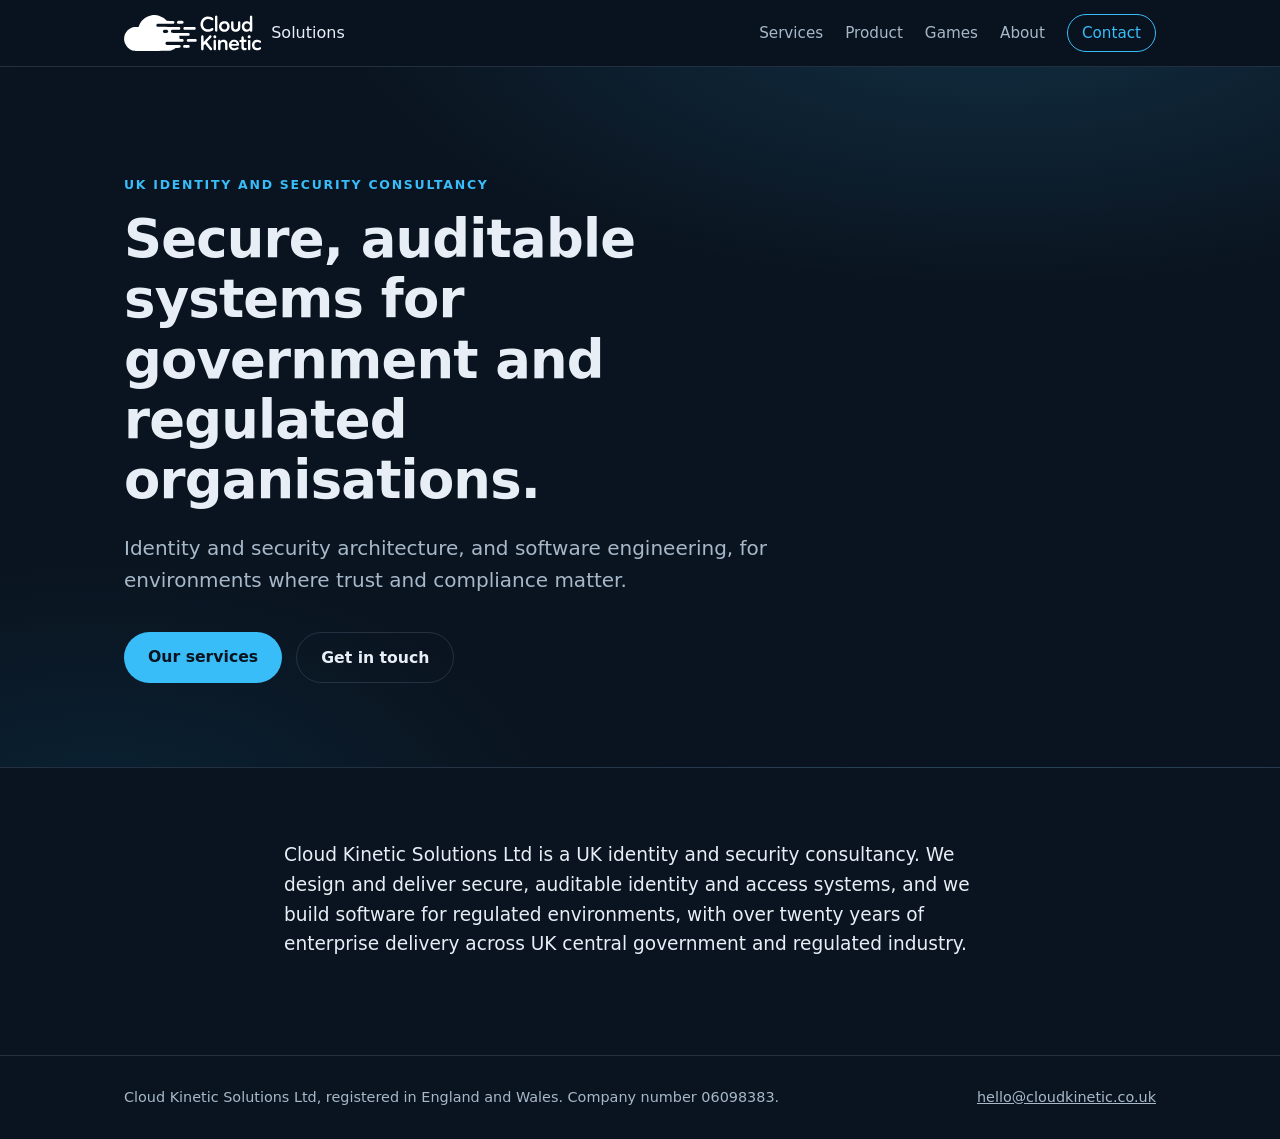
<file: src/index.html>
<!doctype html>
<html lang="en-GB">
  <head>
    <meta charset="utf-8" />
    <meta name="viewport" content="width=device-width, initial-scale=1" />
    <title>Cloud Kinetic Solutions | Identity and security consultancy</title>
    <meta
      name="description"
      content="Cloud Kinetic Solutions Ltd is a UK identity and security consultancy. Secure, auditable identity and access systems, and software for regulated environments."
    />
    <link rel="canonical" href="https://cloudkinetic.co.uk/" />
    <meta property="og:title" content="Cloud Kinetic Solutions" />
    <meta
      property="og:description"
      content="Secure, auditable systems for government and regulated organisations."
    />
    <meta property="og:type" content="website" />
    <meta property="og:url" content="https://cloudkinetic.co.uk/" />
    <link rel="icon" type="image/svg+xml" href="/favicon.svg" />
    <link rel="stylesheet" href="styles.css" />
  </head>
  <body>
    <a class="skip" href="#main">Skip to content</a>

    <header class="site-header">
      <div class="container header-inner">
        <a class="brand" href="/" aria-label="Cloud Kinetic Solutions home">
          <svg class="brand-logo" viewBox="0 0 1639 430" aria-hidden="true" focusable="false"><g transform="translate(0,430) scale(0.1,-0.1)" fill="currentColor"><path d="M3325 4274 c-433 -67 -848 -285 -1132 -594 -193 -211 -320 -425 -414 -698 l-42 -123 -81 8 c-137 14 -372 8 -467 -10 -581 -114 -1030 -562 -1154 -1152 -22 -106 -30 -318 -17 -436 48 -403 290 -794 632 -1020 160 -106 346 -182 536 -219 103 -20 139 -20 2132 -22 1867 -1 2034 0 2119 15 266 50 503 156 684 309 l45 38 220 0 c254 1 297 10 346 71 50 62 50 161 1 220 -55 64 -21 62 -869 64 -751 2 -772 2 -810 22 -22 11 -52 39 -69 62 -59 83 -27 208 65 257 l45 24 940 0 940 0 51 24 c102 48 133 172 63 260 -42 54 -70 61 -258 66 l-174 5 -7 25 c-9 29 -27 164 -36 268 l-7 72 549 0 550 0 44 23 c111 56 131 192 40 278 -21 20 -52 39 -70 43 -18 3 -467 6 -999 6 -916 0 -968 1 -1006 19 -139 63 -148 241 -16 319 l46 27 435 5 c388 4 438 7 467 22 63 35 100 114 87 184 -8 46 -57 102 -109 125 -38 18 -104 19 -1323 19 -1135 0 -1287 2 -1320 15 -73 31 -114 89 -115 165 -1 65 29 118 88 155 l48 30 956 5 c682 4 963 8 981 16 88 40 118 178 56 258 -55 72 -45 71 -491 74 l-400 3 -90 93 c-110 114 -189 179 -321 266 -259 171 -516 271 -807 314 -134 20 -435 20 -562 0z m1818 -1755 c43 -12 101 -59 123 -100 18 -36 18 -122 0 -157 -18 -34 -51 -65 -93 -86 -26 -13 -66 -16 -209 -16 -160 0 -182 2 -221 21 -62 30 -95 78 -101 144 -7 91 46 168 134 195 42 12 322 12 367 -1z M6457 3589 c-53 -12 -84 -36 -112 -84 -48 -82 -22 -182 60 -231 l47 -27 274 1 c267 1 276 1 317 24 79 43 110 153 64 232 -28 50 -64 76 -118 87 -58 11 -483 10 -532 -2z M7183 717 c-72 -15 -123 -84 -123 -167 0 -84 43 -141 124 -165 61 -18 437 -21 517 -4 170 37 197 248 42 325 -34 17 -64 19 -280 19 -133 0 -259 -4 -280 -8z M7207 2865 c-125 -44 -157 -197 -61 -287 16 -15 42 -32 57 -37 19 -7 228 -11 627 -11 682 0 656 -3 710 78 62 93 29 205 -75 253 -37 17 -77 19 -630 18 -474 0 -598 -3 -628 -14z M7580 1417 c-118 -62 -116 -236 4 -300 40 -22 48 -22 488 -25 299 -2 461 1 488 8 52 14 106 62 121 107 15 47 5 126 -21 162 -11 16 -40 39 -63 50 -42 20 -57 21 -509 21 l-465 0 -43 -23z M9940 4110 c-217 -26 -416 -121 -555 -265 -110 -114 -188 -262 -225 -431 -25 -112 -27 -337 -5 -432 42 -176 124 -322 252 -443 110 -105 200 -157 358 -205 85 -27 101 -28 280 -28 169 -1 199 2 270 22 123 36 241 98 308 162 55 54 57 58 57 108 0 94 -52 153 -135 154 -37 1 -57 -7 -113 -44 -104 -70 -114 -75 -193 -99 -60 -19 -97 -23 -199 -24 -113 0 -132 3 -203 29 -151 55 -251 139 -316 266 -55 106 -74 192 -74 325 0 184 41 303 145 419 115 130 247 194 413 203 156 9 292 -33 438 -133 47 -33 57 -36 105 -32 114 10 165 121 101 224 -28 46 -146 124 -247 162 -136 53 -327 78 -462 62z M9291 1852 c-19 -9 -44 -30 -55 -45 -21 -28 -21 -38 -24 -805 -2 -513 0 -789 7 -812 17 -58 61 -93 123 -97 61 -5 110 16 142 60 20 27 21 44 24 265 l3 236 86 93 c47 51 90 93 97 93 7 0 84 -91 172 -202 87 -111 209 -265 271 -343 147 -186 168 -205 236 -205 91 0 157 62 157 146 0 49 -15 73 -152 240 -182 223 -468 586 -468 593 0 9 101 121 235 261 257 267 325 353 325 410 0 43 -38 97 -80 114 -93 37 -130 15 -322 -187 -84 -88 -243 -255 -353 -370 l-200 -209 -5 343 c-6 390 -6 393 -80 423 -52 21 -96 20 -139 -2z M10770 1859 c-65 -27 -100 -85 -100 -164 0 -84 35 -137 112 -170 75 -31 146 -16 199 42 72 78 60 203 -26 269 -30 23 -49 29 -99 31 -33 2 -72 -2 -86 -8z M10770 1317 c-13 -7 -35 -28 -47 -46 l-23 -34 0 -524 c0 -571 -1 -560 57 -599 20 -13 47 -18 91 -19 60 0 65 2 97 36 26 29 35 49 40 90 3 30 5 270 3 534 -3 524 -3 520 -62 559 -30 19 -120 21 -156 3z M10951 4212 c-19 -9 -44 -30 -55 -45 -21 -28 -21 -34 -21 -895 0 -959 -4 -906 65 -946 39 -23 122 -26 159 -7 12 7 31 27 41 44 19 31 20 58 20 902 0 845 -1 871 -20 902 -37 61 -120 81 -189 45z M11794 1335 c-80 -17 -148 -53 -212 -110 l-51 -46 -6 28 c-13 57 -29 86 -59 104 -40 24 -127 25 -167 2 -59 -35 -59 -31 -59 -605 0 -500 1 -524 20 -555 23 -39 46 -51 103 -59 62 -9 128 21 150 69 15 30 17 75 17 339 0 239 3 316 15 362 29 112 100 182 212 211 128 33 254 -28 300 -145 14 -39 18 -96 22 -400 5 -322 8 -359 24 -384 50 -76 183 -72 241 7 20 28 21 40 21 415 0 424 -4 457 -62 565 -91 166 -297 248 -509 202z M11817 3555 c-171 -47 -320 -170 -396 -328 -70 -143 -88 -288 -55 -445 42 -204 191 -378 386 -450 32 -12 98 -27 148 -33 452 -58 792 312 705 767 -26 138 -124 299 -233 386 -47 38 -146 85 -212 103 -69 18 -276 18 -343 0z m331 -290 c66 -36 116 -91 151 -164 23 -50 26 -68 26 -166 0 -104 -2 -114 -32 -176 -62 -126 -165 -189 -308 -189 -171 0 -287 90 -329 256 -41 158 7 311 126 407 60 48 130 68 228 64 71 -2 94 -8 138 -32z M13025 1336 c-123 -27 -216 -78 -303 -164 -76 -75 -113 -134 -153 -240 -30 -81 -32 -96 -33 -217 -1 -112 2 -140 23 -204 48 -147 172 -293 303 -358 121 -61 158 -68 333 -68 179 0 235 12 365 81 96 50 122 81 128 149 4 52 3 56 -31 90 -48 48 -104 49 -196 1 -103 -53 -155 -67 -252 -67 -175 -1 -291 57 -350 176 -53 108 -87 99 396 105 303 4 426 8 441 17 42 24 57 77 51 182 -5 104 -35 199 -81 268 -72 106 -193 199 -305 234 -84 26 -251 34 -336 15z m292 -272 c63 -31 113 -92 134 -164 22 -73 34 -70 -298 -70 -164 0 -304 4 -312 9 -31 20 61 166 133 210 93 58 244 64 343 15z M12874 3546 c-17 -8 -42 -29 -55 -47 l-24 -34 0 -365 c0 -390 3 -423 52 -527 49 -105 169 -208 288 -247 122 -39 323 -36 437 7 128 49 218 128 274 243 48 98 53 150 54 527 0 384 -3 402 -61 432 -40 21 -117 19 -156 -5 -60 -36 -61 -44 -66 -405 -4 -356 -6 -372 -60 -451 -44 -66 -107 -98 -204 -103 -63 -3 -81 0 -127 23 -65 32 -103 78 -127 158 -17 53 -19 96 -19 381 0 287 -2 326 -18 357 -30 61 -116 87 -188 56z M14101 1732 c-69 -35 -76 -54 -79 -236 l-3 -163 -72 -5 c-40 -3 -85 -11 -100 -19 -54 -25 -72 -103 -42 -175 18 -45 63 -64 149 -64 l65 0 3 -362 c3 -351 4 -365 26 -419 30 -76 87 -138 158 -174 56 -29 65 -30 189 -30 120 0 135 2 180 25 87 45 114 147 56 212 l-29 33 -110 0 c-96 0 -113 3 -132 20 -47 42 -50 65 -50 390 l0 305 110 0 c123 0 166 13 194 60 20 35 21 102 0 141 -23 46 -67 59 -194 59 l-110 0 0 163 c0 143 -2 166 -20 194 -37 61 -120 81 -189 45z M15135 4220 c-37 -11 -73 -44 -86 -77 -5 -13 -9 -181 -9 -375 l0 -351 -32 27 c-119 96 -187 120 -343 121 -149 0 -206 -16 -312 -88 -124 -84 -219 -221 -258 -372 -24 -90 -22 -280 4 -378 64 -244 237 -393 492 -427 147 -19 296 25 398 116 27 24 52 44 55 44 3 0 6 -14 6 -31 0 -72 57 -119 143 -119 67 0 111 30 127 88 8 25 10 305 8 887 -3 793 -4 853 -21 878 -35 54 -106 77 -172 57z m-327 -935 c97 -29 193 -130 220 -231 27 -102 10 -240 -43 -329 -79 -135 -255 -192 -411 -134 -74 28 -127 77 -164 153 -91 187 -39 411 118 508 76 47 188 60 280 33z M14860 1850 c-70 -42 -103 -126 -81 -207 36 -134 202 -177 309 -80 31 29 54 112 43 159 -12 50 -40 96 -74 122 -41 31 -150 34 -197 6z M14885 1321 c-11 -5 -31 -21 -45 -36 l-25 -27 -3 -526 c-2 -487 -1 -530 15 -561 27 -53 63 -74 127 -75 64 0 101 21 128 75 16 31 18 78 18 537 0 543 0 542 -54 591 -20 19 -39 25 -84 28 -31 1 -66 -1 -77 -6z M15802 1339 c-126 -21 -277 -101 -358 -190 -184 -203 -214 -550 -68 -790 65 -107 188 -202 326 -251 55 -19 83 -22 213 -22 137 0 157 3 230 28 94 32 180 87 212 135 41 61 26 157 -31 195 -44 28 -101 21 -170 -22 -93 -59 -152 -75 -255 -70 -107 6 -167 32 -233 100 -67 69 -92 151 -86 286 5 116 25 168 93 241 62 66 126 93 237 99 103 5 144 -6 237 -67 49 -31 74 -41 106 -41 98 0 157 112 105 198 -29 47 -65 76 -145 117 -116 58 -267 78 -413 54z"/></g></svg><span class="brand-tag">Solutions</span>
        </a>
        <nav class="site-nav" aria-label="Primary">
          <a href="/services.html">Services</a>
          <a href="/product.html">Product</a>
          <a href="/rockfall/">Games</a>
          <a href="/about.html">About</a>
          <a class="nav-cta" href="/contact.html">Contact</a>
        </nav>
      </div>
    </header>

    <main id="main" class="page-main">
      <section class="hero" id="top">
        <div class="container">
          <p class="kicker">UK identity and security consultancy</p>
          <h1>Secure, auditable systems for government and regulated organisations.</h1>
          <p class="hero-sub">
            Identity and security architecture, and software engineering, for environments where
            trust and compliance matter.
          </p>
          <div class="hero-actions">
            <a class="button primary" href="/services.html">Our services</a>
            <a class="button ghost" href="/contact.html">Get in touch</a>
          </div>
        </div>
      </section>

      <section class="intro home-intro">
        <div class="container narrow">
          <p>
            Cloud Kinetic Solutions Ltd is a UK identity and security consultancy. We design and
            deliver secure, auditable identity and access systems, and we build software for
            regulated environments, with over twenty years of enterprise delivery across UK central
            government and regulated industry.
          </p>
        </div>
      </section>
    </main>

    <footer class="site-footer">
      <div class="container footer-inner">
        <p>
          Cloud Kinetic Solutions Ltd, registered in England and Wales. Company number
          06098383.
        </p>
        <p>
          <a href="mailto:hello@cloudkinetic.co.uk">hello@cloudkinetic.co.uk</a>
        </p>
      </div>
    </footer>
  </body>
</html>
</file>
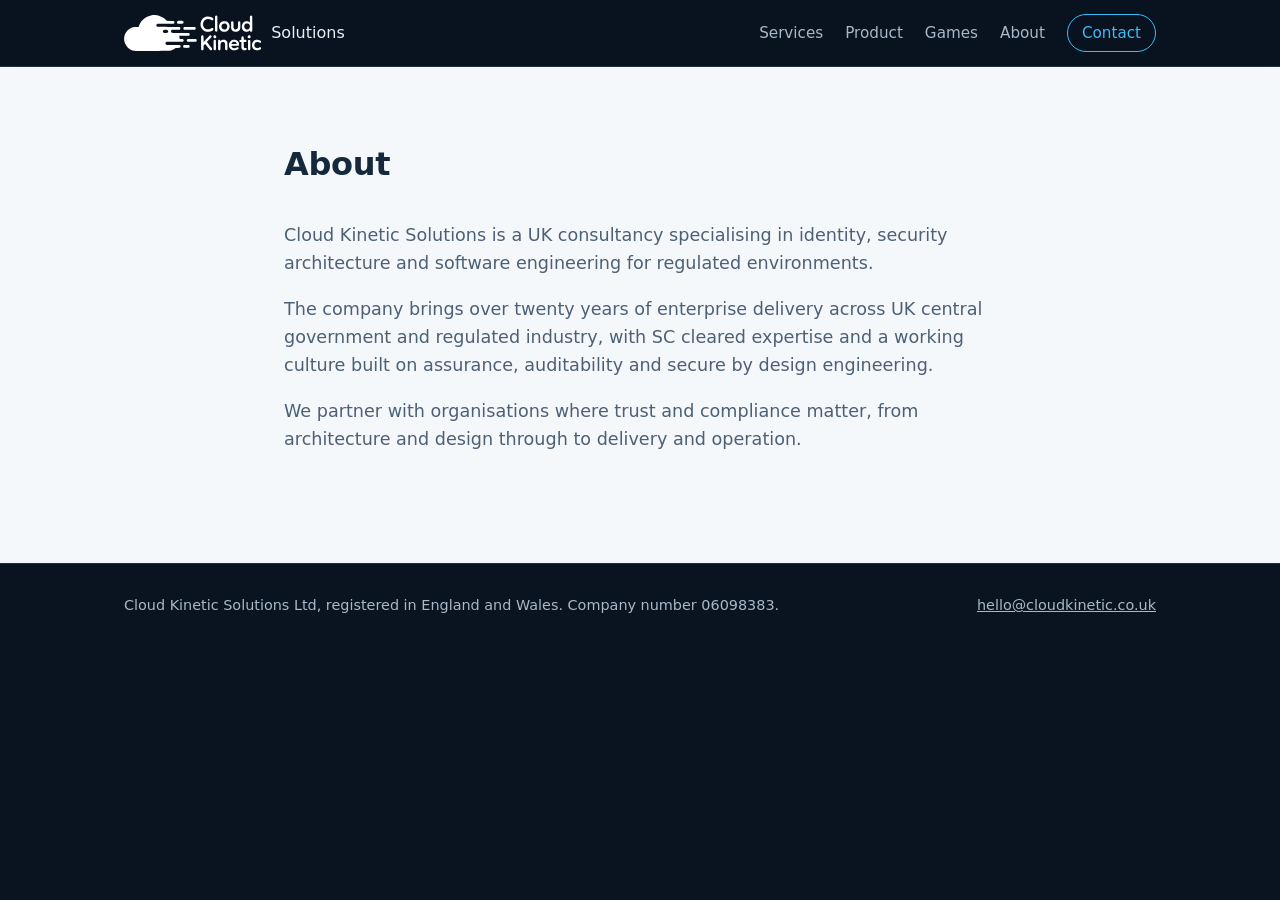
<file: src/about.html>
<!doctype html>
<html lang="en-GB">
  <head>
    <meta charset="utf-8" />
    <meta name="viewport" content="width=device-width, initial-scale=1" />
    <title>About | Cloud Kinetic Solutions</title>
    <meta
      name="description"
      content="A UK identity and security consultancy delivering across UK government and regulated enterprise."
    />
    <link rel="canonical" href="https://cloudkinetic.co.uk/about.html" />
    <meta property="og:title" content="Cloud Kinetic Solutions" />
    <meta
      property="og:description"
      content="Secure, auditable systems for government and regulated organisations."
    />
    <meta property="og:type" content="website" />
    <meta property="og:url" content="https://cloudkinetic.co.uk/" />
    <link rel="icon" type="image/svg+xml" href="/favicon.svg" />
    <link rel="stylesheet" href="styles.css" />
  </head>
  <body>
    <a class="skip" href="#main">Skip to content</a>

    <header class="site-header">
      <div class="container header-inner">
        <a class="brand" href="/" aria-label="Cloud Kinetic Solutions home">
          <svg class="brand-logo" viewBox="0 0 1639 430" aria-hidden="true" focusable="false"><g transform="translate(0,430) scale(0.1,-0.1)" fill="currentColor"><path d="M3325 4274 c-433 -67 -848 -285 -1132 -594 -193 -211 -320 -425 -414 -698 l-42 -123 -81 8 c-137 14 -372 8 -467 -10 -581 -114 -1030 -562 -1154 -1152 -22 -106 -30 -318 -17 -436 48 -403 290 -794 632 -1020 160 -106 346 -182 536 -219 103 -20 139 -20 2132 -22 1867 -1 2034 0 2119 15 266 50 503 156 684 309 l45 38 220 0 c254 1 297 10 346 71 50 62 50 161 1 220 -55 64 -21 62 -869 64 -751 2 -772 2 -810 22 -22 11 -52 39 -69 62 -59 83 -27 208 65 257 l45 24 940 0 940 0 51 24 c102 48 133 172 63 260 -42 54 -70 61 -258 66 l-174 5 -7 25 c-9 29 -27 164 -36 268 l-7 72 549 0 550 0 44 23 c111 56 131 192 40 278 -21 20 -52 39 -70 43 -18 3 -467 6 -999 6 -916 0 -968 1 -1006 19 -139 63 -148 241 -16 319 l46 27 435 5 c388 4 438 7 467 22 63 35 100 114 87 184 -8 46 -57 102 -109 125 -38 18 -104 19 -1323 19 -1135 0 -1287 2 -1320 15 -73 31 -114 89 -115 165 -1 65 29 118 88 155 l48 30 956 5 c682 4 963 8 981 16 88 40 118 178 56 258 -55 72 -45 71 -491 74 l-400 3 -90 93 c-110 114 -189 179 -321 266 -259 171 -516 271 -807 314 -134 20 -435 20 -562 0z m1818 -1755 c43 -12 101 -59 123 -100 18 -36 18 -122 0 -157 -18 -34 -51 -65 -93 -86 -26 -13 -66 -16 -209 -16 -160 0 -182 2 -221 21 -62 30 -95 78 -101 144 -7 91 46 168 134 195 42 12 322 12 367 -1z M6457 3589 c-53 -12 -84 -36 -112 -84 -48 -82 -22 -182 60 -231 l47 -27 274 1 c267 1 276 1 317 24 79 43 110 153 64 232 -28 50 -64 76 -118 87 -58 11 -483 10 -532 -2z M7183 717 c-72 -15 -123 -84 -123 -167 0 -84 43 -141 124 -165 61 -18 437 -21 517 -4 170 37 197 248 42 325 -34 17 -64 19 -280 19 -133 0 -259 -4 -280 -8z M7207 2865 c-125 -44 -157 -197 -61 -287 16 -15 42 -32 57 -37 19 -7 228 -11 627 -11 682 0 656 -3 710 78 62 93 29 205 -75 253 -37 17 -77 19 -630 18 -474 0 -598 -3 -628 -14z M7580 1417 c-118 -62 -116 -236 4 -300 40 -22 48 -22 488 -25 299 -2 461 1 488 8 52 14 106 62 121 107 15 47 5 126 -21 162 -11 16 -40 39 -63 50 -42 20 -57 21 -509 21 l-465 0 -43 -23z M9940 4110 c-217 -26 -416 -121 -555 -265 -110 -114 -188 -262 -225 -431 -25 -112 -27 -337 -5 -432 42 -176 124 -322 252 -443 110 -105 200 -157 358 -205 85 -27 101 -28 280 -28 169 -1 199 2 270 22 123 36 241 98 308 162 55 54 57 58 57 108 0 94 -52 153 -135 154 -37 1 -57 -7 -113 -44 -104 -70 -114 -75 -193 -99 -60 -19 -97 -23 -199 -24 -113 0 -132 3 -203 29 -151 55 -251 139 -316 266 -55 106 -74 192 -74 325 0 184 41 303 145 419 115 130 247 194 413 203 156 9 292 -33 438 -133 47 -33 57 -36 105 -32 114 10 165 121 101 224 -28 46 -146 124 -247 162 -136 53 -327 78 -462 62z M9291 1852 c-19 -9 -44 -30 -55 -45 -21 -28 -21 -38 -24 -805 -2 -513 0 -789 7 -812 17 -58 61 -93 123 -97 61 -5 110 16 142 60 20 27 21 44 24 265 l3 236 86 93 c47 51 90 93 97 93 7 0 84 -91 172 -202 87 -111 209 -265 271 -343 147 -186 168 -205 236 -205 91 0 157 62 157 146 0 49 -15 73 -152 240 -182 223 -468 586 -468 593 0 9 101 121 235 261 257 267 325 353 325 410 0 43 -38 97 -80 114 -93 37 -130 15 -322 -187 -84 -88 -243 -255 -353 -370 l-200 -209 -5 343 c-6 390 -6 393 -80 423 -52 21 -96 20 -139 -2z M10770 1859 c-65 -27 -100 -85 -100 -164 0 -84 35 -137 112 -170 75 -31 146 -16 199 42 72 78 60 203 -26 269 -30 23 -49 29 -99 31 -33 2 -72 -2 -86 -8z M10770 1317 c-13 -7 -35 -28 -47 -46 l-23 -34 0 -524 c0 -571 -1 -560 57 -599 20 -13 47 -18 91 -19 60 0 65 2 97 36 26 29 35 49 40 90 3 30 5 270 3 534 -3 524 -3 520 -62 559 -30 19 -120 21 -156 3z M10951 4212 c-19 -9 -44 -30 -55 -45 -21 -28 -21 -34 -21 -895 0 -959 -4 -906 65 -946 39 -23 122 -26 159 -7 12 7 31 27 41 44 19 31 20 58 20 902 0 845 -1 871 -20 902 -37 61 -120 81 -189 45z M11794 1335 c-80 -17 -148 -53 -212 -110 l-51 -46 -6 28 c-13 57 -29 86 -59 104 -40 24 -127 25 -167 2 -59 -35 -59 -31 -59 -605 0 -500 1 -524 20 -555 23 -39 46 -51 103 -59 62 -9 128 21 150 69 15 30 17 75 17 339 0 239 3 316 15 362 29 112 100 182 212 211 128 33 254 -28 300 -145 14 -39 18 -96 22 -400 5 -322 8 -359 24 -384 50 -76 183 -72 241 7 20 28 21 40 21 415 0 424 -4 457 -62 565 -91 166 -297 248 -509 202z M11817 3555 c-171 -47 -320 -170 -396 -328 -70 -143 -88 -288 -55 -445 42 -204 191 -378 386 -450 32 -12 98 -27 148 -33 452 -58 792 312 705 767 -26 138 -124 299 -233 386 -47 38 -146 85 -212 103 -69 18 -276 18 -343 0z m331 -290 c66 -36 116 -91 151 -164 23 -50 26 -68 26 -166 0 -104 -2 -114 -32 -176 -62 -126 -165 -189 -308 -189 -171 0 -287 90 -329 256 -41 158 7 311 126 407 60 48 130 68 228 64 71 -2 94 -8 138 -32z M13025 1336 c-123 -27 -216 -78 -303 -164 -76 -75 -113 -134 -153 -240 -30 -81 -32 -96 -33 -217 -1 -112 2 -140 23 -204 48 -147 172 -293 303 -358 121 -61 158 -68 333 -68 179 0 235 12 365 81 96 50 122 81 128 149 4 52 3 56 -31 90 -48 48 -104 49 -196 1 -103 -53 -155 -67 -252 -67 -175 -1 -291 57 -350 176 -53 108 -87 99 396 105 303 4 426 8 441 17 42 24 57 77 51 182 -5 104 -35 199 -81 268 -72 106 -193 199 -305 234 -84 26 -251 34 -336 15z m292 -272 c63 -31 113 -92 134 -164 22 -73 34 -70 -298 -70 -164 0 -304 4 -312 9 -31 20 61 166 133 210 93 58 244 64 343 15z M12874 3546 c-17 -8 -42 -29 -55 -47 l-24 -34 0 -365 c0 -390 3 -423 52 -527 49 -105 169 -208 288 -247 122 -39 323 -36 437 7 128 49 218 128 274 243 48 98 53 150 54 527 0 384 -3 402 -61 432 -40 21 -117 19 -156 -5 -60 -36 -61 -44 -66 -405 -4 -356 -6 -372 -60 -451 -44 -66 -107 -98 -204 -103 -63 -3 -81 0 -127 23 -65 32 -103 78 -127 158 -17 53 -19 96 -19 381 0 287 -2 326 -18 357 -30 61 -116 87 -188 56z M14101 1732 c-69 -35 -76 -54 -79 -236 l-3 -163 -72 -5 c-40 -3 -85 -11 -100 -19 -54 -25 -72 -103 -42 -175 18 -45 63 -64 149 -64 l65 0 3 -362 c3 -351 4 -365 26 -419 30 -76 87 -138 158 -174 56 -29 65 -30 189 -30 120 0 135 2 180 25 87 45 114 147 56 212 l-29 33 -110 0 c-96 0 -113 3 -132 20 -47 42 -50 65 -50 390 l0 305 110 0 c123 0 166 13 194 60 20 35 21 102 0 141 -23 46 -67 59 -194 59 l-110 0 0 163 c0 143 -2 166 -20 194 -37 61 -120 81 -189 45z M15135 4220 c-37 -11 -73 -44 -86 -77 -5 -13 -9 -181 -9 -375 l0 -351 -32 27 c-119 96 -187 120 -343 121 -149 0 -206 -16 -312 -88 -124 -84 -219 -221 -258 -372 -24 -90 -22 -280 4 -378 64 -244 237 -393 492 -427 147 -19 296 25 398 116 27 24 52 44 55 44 3 0 6 -14 6 -31 0 -72 57 -119 143 -119 67 0 111 30 127 88 8 25 10 305 8 887 -3 793 -4 853 -21 878 -35 54 -106 77 -172 57z m-327 -935 c97 -29 193 -130 220 -231 27 -102 10 -240 -43 -329 -79 -135 -255 -192 -411 -134 -74 28 -127 77 -164 153 -91 187 -39 411 118 508 76 47 188 60 280 33z M14860 1850 c-70 -42 -103 -126 -81 -207 36 -134 202 -177 309 -80 31 29 54 112 43 159 -12 50 -40 96 -74 122 -41 31 -150 34 -197 6z M14885 1321 c-11 -5 -31 -21 -45 -36 l-25 -27 -3 -526 c-2 -487 -1 -530 15 -561 27 -53 63 -74 127 -75 64 0 101 21 128 75 16 31 18 78 18 537 0 543 0 542 -54 591 -20 19 -39 25 -84 28 -31 1 -66 -1 -77 -6z M15802 1339 c-126 -21 -277 -101 -358 -190 -184 -203 -214 -550 -68 -790 65 -107 188 -202 326 -251 55 -19 83 -22 213 -22 137 0 157 3 230 28 94 32 180 87 212 135 41 61 26 157 -31 195 -44 28 -101 21 -170 -22 -93 -59 -152 -75 -255 -70 -107 6 -167 32 -233 100 -67 69 -92 151 -86 286 5 116 25 168 93 241 62 66 126 93 237 99 103 5 144 -6 237 -67 49 -31 74 -41 106 -41 98 0 157 112 105 198 -29 47 -65 76 -145 117 -116 58 -267 78 -413 54z"/></g></svg><span class="brand-tag">Solutions</span>
        </a>
        <nav class="site-nav" aria-label="Primary">
          <a href="/services.html">Services</a>
          <a href="/product.html">Product</a>
          <a href="/rockfall/">Games</a>
          <a href="/about.html" aria-current="page">About</a>
          <a class="nav-cta" href="/contact.html">Contact</a>
        </nav>
      </div>
    </header>

    <main id="main" class="page-main">
      <section class="about page-first page-paper">
        <div class="container narrow">
          <h2>About</h2>
          <p>
            Cloud Kinetic Solutions is a UK consultancy specialising in identity, security
            architecture and software engineering for regulated environments.
          </p>

          <p>
            The company brings over twenty years of enterprise delivery across UK central
            government and regulated industry, with SC cleared expertise and a working culture
            built on assurance, auditability and secure by design engineering.
          </p>

          <p>
            We partner with organisations where trust and compliance matter, from architecture
            and design through to delivery and operation.
          </p>
        </div>
      </section>
    </main>

    <footer class="site-footer">
      <div class="container footer-inner">
        <p>
          Cloud Kinetic Solutions Ltd, registered in England and Wales. Company number
          06098383.
        </p>
        <p>
          <a href="mailto:hello@cloudkinetic.co.uk">hello@cloudkinetic.co.uk</a>
        </p>
      </div>
    </footer>
  </body>
</html>
</file>
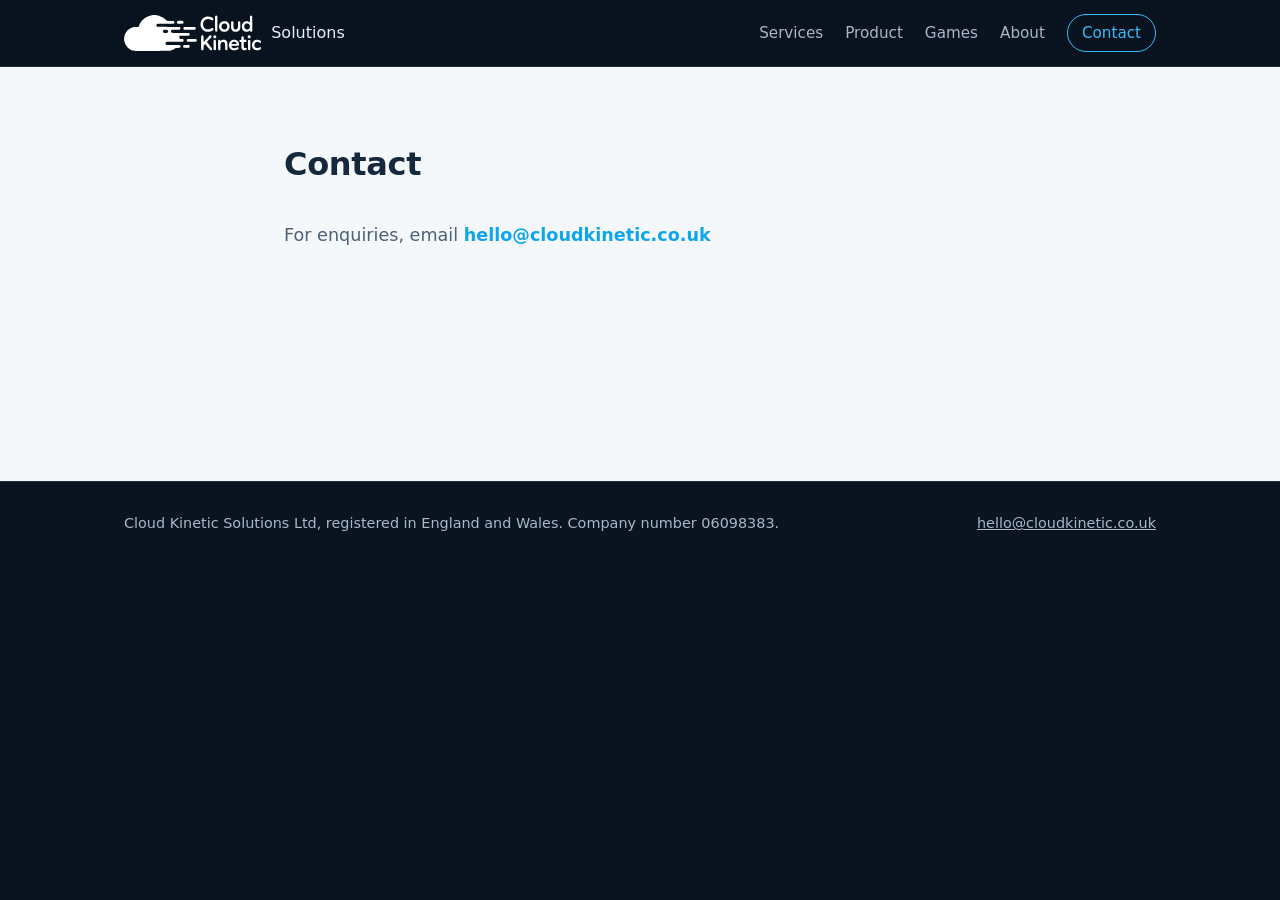
<file: src/contact.html>
<!doctype html>
<html lang="en-GB">
  <head>
    <meta charset="utf-8" />
    <meta name="viewport" content="width=device-width, initial-scale=1" />
    <title>Contact | Cloud Kinetic Solutions</title>
    <meta
      name="description"
      content="Contact Cloud Kinetic Solutions Ltd at hello@cloudkinetic.co.uk."
    />
    <link rel="canonical" href="https://cloudkinetic.co.uk/contact.html" />
    <meta property="og:title" content="Cloud Kinetic Solutions" />
    <meta
      property="og:description"
      content="Secure, auditable systems for government and regulated organisations."
    />
    <meta property="og:type" content="website" />
    <meta property="og:url" content="https://cloudkinetic.co.uk/" />
    <link rel="icon" type="image/svg+xml" href="/favicon.svg" />
    <link rel="stylesheet" href="styles.css" />
  </head>
  <body>
    <a class="skip" href="#main">Skip to content</a>

    <header class="site-header">
      <div class="container header-inner">
        <a class="brand" href="/" aria-label="Cloud Kinetic Solutions home">
          <svg class="brand-logo" viewBox="0 0 1639 430" aria-hidden="true" focusable="false"><g transform="translate(0,430) scale(0.1,-0.1)" fill="currentColor"><path d="M3325 4274 c-433 -67 -848 -285 -1132 -594 -193 -211 -320 -425 -414 -698 l-42 -123 -81 8 c-137 14 -372 8 -467 -10 -581 -114 -1030 -562 -1154 -1152 -22 -106 -30 -318 -17 -436 48 -403 290 -794 632 -1020 160 -106 346 -182 536 -219 103 -20 139 -20 2132 -22 1867 -1 2034 0 2119 15 266 50 503 156 684 309 l45 38 220 0 c254 1 297 10 346 71 50 62 50 161 1 220 -55 64 -21 62 -869 64 -751 2 -772 2 -810 22 -22 11 -52 39 -69 62 -59 83 -27 208 65 257 l45 24 940 0 940 0 51 24 c102 48 133 172 63 260 -42 54 -70 61 -258 66 l-174 5 -7 25 c-9 29 -27 164 -36 268 l-7 72 549 0 550 0 44 23 c111 56 131 192 40 278 -21 20 -52 39 -70 43 -18 3 -467 6 -999 6 -916 0 -968 1 -1006 19 -139 63 -148 241 -16 319 l46 27 435 5 c388 4 438 7 467 22 63 35 100 114 87 184 -8 46 -57 102 -109 125 -38 18 -104 19 -1323 19 -1135 0 -1287 2 -1320 15 -73 31 -114 89 -115 165 -1 65 29 118 88 155 l48 30 956 5 c682 4 963 8 981 16 88 40 118 178 56 258 -55 72 -45 71 -491 74 l-400 3 -90 93 c-110 114 -189 179 -321 266 -259 171 -516 271 -807 314 -134 20 -435 20 -562 0z m1818 -1755 c43 -12 101 -59 123 -100 18 -36 18 -122 0 -157 -18 -34 -51 -65 -93 -86 -26 -13 -66 -16 -209 -16 -160 0 -182 2 -221 21 -62 30 -95 78 -101 144 -7 91 46 168 134 195 42 12 322 12 367 -1z M6457 3589 c-53 -12 -84 -36 -112 -84 -48 -82 -22 -182 60 -231 l47 -27 274 1 c267 1 276 1 317 24 79 43 110 153 64 232 -28 50 -64 76 -118 87 -58 11 -483 10 -532 -2z M7183 717 c-72 -15 -123 -84 -123 -167 0 -84 43 -141 124 -165 61 -18 437 -21 517 -4 170 37 197 248 42 325 -34 17 -64 19 -280 19 -133 0 -259 -4 -280 -8z M7207 2865 c-125 -44 -157 -197 -61 -287 16 -15 42 -32 57 -37 19 -7 228 -11 627 -11 682 0 656 -3 710 78 62 93 29 205 -75 253 -37 17 -77 19 -630 18 -474 0 -598 -3 -628 -14z M7580 1417 c-118 -62 -116 -236 4 -300 40 -22 48 -22 488 -25 299 -2 461 1 488 8 52 14 106 62 121 107 15 47 5 126 -21 162 -11 16 -40 39 -63 50 -42 20 -57 21 -509 21 l-465 0 -43 -23z M9940 4110 c-217 -26 -416 -121 -555 -265 -110 -114 -188 -262 -225 -431 -25 -112 -27 -337 -5 -432 42 -176 124 -322 252 -443 110 -105 200 -157 358 -205 85 -27 101 -28 280 -28 169 -1 199 2 270 22 123 36 241 98 308 162 55 54 57 58 57 108 0 94 -52 153 -135 154 -37 1 -57 -7 -113 -44 -104 -70 -114 -75 -193 -99 -60 -19 -97 -23 -199 -24 -113 0 -132 3 -203 29 -151 55 -251 139 -316 266 -55 106 -74 192 -74 325 0 184 41 303 145 419 115 130 247 194 413 203 156 9 292 -33 438 -133 47 -33 57 -36 105 -32 114 10 165 121 101 224 -28 46 -146 124 -247 162 -136 53 -327 78 -462 62z M9291 1852 c-19 -9 -44 -30 -55 -45 -21 -28 -21 -38 -24 -805 -2 -513 0 -789 7 -812 17 -58 61 -93 123 -97 61 -5 110 16 142 60 20 27 21 44 24 265 l3 236 86 93 c47 51 90 93 97 93 7 0 84 -91 172 -202 87 -111 209 -265 271 -343 147 -186 168 -205 236 -205 91 0 157 62 157 146 0 49 -15 73 -152 240 -182 223 -468 586 -468 593 0 9 101 121 235 261 257 267 325 353 325 410 0 43 -38 97 -80 114 -93 37 -130 15 -322 -187 -84 -88 -243 -255 -353 -370 l-200 -209 -5 343 c-6 390 -6 393 -80 423 -52 21 -96 20 -139 -2z M10770 1859 c-65 -27 -100 -85 -100 -164 0 -84 35 -137 112 -170 75 -31 146 -16 199 42 72 78 60 203 -26 269 -30 23 -49 29 -99 31 -33 2 -72 -2 -86 -8z M10770 1317 c-13 -7 -35 -28 -47 -46 l-23 -34 0 -524 c0 -571 -1 -560 57 -599 20 -13 47 -18 91 -19 60 0 65 2 97 36 26 29 35 49 40 90 3 30 5 270 3 534 -3 524 -3 520 -62 559 -30 19 -120 21 -156 3z M10951 4212 c-19 -9 -44 -30 -55 -45 -21 -28 -21 -34 -21 -895 0 -959 -4 -906 65 -946 39 -23 122 -26 159 -7 12 7 31 27 41 44 19 31 20 58 20 902 0 845 -1 871 -20 902 -37 61 -120 81 -189 45z M11794 1335 c-80 -17 -148 -53 -212 -110 l-51 -46 -6 28 c-13 57 -29 86 -59 104 -40 24 -127 25 -167 2 -59 -35 -59 -31 -59 -605 0 -500 1 -524 20 -555 23 -39 46 -51 103 -59 62 -9 128 21 150 69 15 30 17 75 17 339 0 239 3 316 15 362 29 112 100 182 212 211 128 33 254 -28 300 -145 14 -39 18 -96 22 -400 5 -322 8 -359 24 -384 50 -76 183 -72 241 7 20 28 21 40 21 415 0 424 -4 457 -62 565 -91 166 -297 248 -509 202z M11817 3555 c-171 -47 -320 -170 -396 -328 -70 -143 -88 -288 -55 -445 42 -204 191 -378 386 -450 32 -12 98 -27 148 -33 452 -58 792 312 705 767 -26 138 -124 299 -233 386 -47 38 -146 85 -212 103 -69 18 -276 18 -343 0z m331 -290 c66 -36 116 -91 151 -164 23 -50 26 -68 26 -166 0 -104 -2 -114 -32 -176 -62 -126 -165 -189 -308 -189 -171 0 -287 90 -329 256 -41 158 7 311 126 407 60 48 130 68 228 64 71 -2 94 -8 138 -32z M13025 1336 c-123 -27 -216 -78 -303 -164 -76 -75 -113 -134 -153 -240 -30 -81 -32 -96 -33 -217 -1 -112 2 -140 23 -204 48 -147 172 -293 303 -358 121 -61 158 -68 333 -68 179 0 235 12 365 81 96 50 122 81 128 149 4 52 3 56 -31 90 -48 48 -104 49 -196 1 -103 -53 -155 -67 -252 -67 -175 -1 -291 57 -350 176 -53 108 -87 99 396 105 303 4 426 8 441 17 42 24 57 77 51 182 -5 104 -35 199 -81 268 -72 106 -193 199 -305 234 -84 26 -251 34 -336 15z m292 -272 c63 -31 113 -92 134 -164 22 -73 34 -70 -298 -70 -164 0 -304 4 -312 9 -31 20 61 166 133 210 93 58 244 64 343 15z M12874 3546 c-17 -8 -42 -29 -55 -47 l-24 -34 0 -365 c0 -390 3 -423 52 -527 49 -105 169 -208 288 -247 122 -39 323 -36 437 7 128 49 218 128 274 243 48 98 53 150 54 527 0 384 -3 402 -61 432 -40 21 -117 19 -156 -5 -60 -36 -61 -44 -66 -405 -4 -356 -6 -372 -60 -451 -44 -66 -107 -98 -204 -103 -63 -3 -81 0 -127 23 -65 32 -103 78 -127 158 -17 53 -19 96 -19 381 0 287 -2 326 -18 357 -30 61 -116 87 -188 56z M14101 1732 c-69 -35 -76 -54 -79 -236 l-3 -163 -72 -5 c-40 -3 -85 -11 -100 -19 -54 -25 -72 -103 -42 -175 18 -45 63 -64 149 -64 l65 0 3 -362 c3 -351 4 -365 26 -419 30 -76 87 -138 158 -174 56 -29 65 -30 189 -30 120 0 135 2 180 25 87 45 114 147 56 212 l-29 33 -110 0 c-96 0 -113 3 -132 20 -47 42 -50 65 -50 390 l0 305 110 0 c123 0 166 13 194 60 20 35 21 102 0 141 -23 46 -67 59 -194 59 l-110 0 0 163 c0 143 -2 166 -20 194 -37 61 -120 81 -189 45z M15135 4220 c-37 -11 -73 -44 -86 -77 -5 -13 -9 -181 -9 -375 l0 -351 -32 27 c-119 96 -187 120 -343 121 -149 0 -206 -16 -312 -88 -124 -84 -219 -221 -258 -372 -24 -90 -22 -280 4 -378 64 -244 237 -393 492 -427 147 -19 296 25 398 116 27 24 52 44 55 44 3 0 6 -14 6 -31 0 -72 57 -119 143 -119 67 0 111 30 127 88 8 25 10 305 8 887 -3 793 -4 853 -21 878 -35 54 -106 77 -172 57z m-327 -935 c97 -29 193 -130 220 -231 27 -102 10 -240 -43 -329 -79 -135 -255 -192 -411 -134 -74 28 -127 77 -164 153 -91 187 -39 411 118 508 76 47 188 60 280 33z M14860 1850 c-70 -42 -103 -126 -81 -207 36 -134 202 -177 309 -80 31 29 54 112 43 159 -12 50 -40 96 -74 122 -41 31 -150 34 -197 6z M14885 1321 c-11 -5 -31 -21 -45 -36 l-25 -27 -3 -526 c-2 -487 -1 -530 15 -561 27 -53 63 -74 127 -75 64 0 101 21 128 75 16 31 18 78 18 537 0 543 0 542 -54 591 -20 19 -39 25 -84 28 -31 1 -66 -1 -77 -6z M15802 1339 c-126 -21 -277 -101 -358 -190 -184 -203 -214 -550 -68 -790 65 -107 188 -202 326 -251 55 -19 83 -22 213 -22 137 0 157 3 230 28 94 32 180 87 212 135 41 61 26 157 -31 195 -44 28 -101 21 -170 -22 -93 -59 -152 -75 -255 -70 -107 6 -167 32 -233 100 -67 69 -92 151 -86 286 5 116 25 168 93 241 62 66 126 93 237 99 103 5 144 -6 237 -67 49 -31 74 -41 106 -41 98 0 157 112 105 198 -29 47 -65 76 -145 117 -116 58 -267 78 -413 54z"/></g></svg><span class="brand-tag">Solutions</span>
        </a>
        <nav class="site-nav" aria-label="Primary">
          <a href="/services.html">Services</a>
          <a href="/product.html">Product</a>
          <a href="/rockfall/">Games</a>
          <a href="/about.html">About</a>
          <a class="nav-cta" href="/contact.html" aria-current="page">Contact</a>
        </nav>
      </div>
    </header>

    <main id="main" class="page-main">
      <section class="contact page-first page-paper">
        <div class="container narrow">
          <h2>Contact</h2>
          <p>
            For enquiries, email
            <a class="mail" href="mailto:hello@cloudkinetic.co.uk">hello@cloudkinetic.co.uk</a>
          </p>
        </div>
      </section>
    </main>

    <footer class="site-footer">
      <div class="container footer-inner">
        <p>
          Cloud Kinetic Solutions Ltd, registered in England and Wales. Company number
          06098383.
        </p>
        <p>
          <a href="mailto:hello@cloudkinetic.co.uk">hello@cloudkinetic.co.uk</a>
        </p>
      </div>
    </footer>
  </body>
</html>
</file>
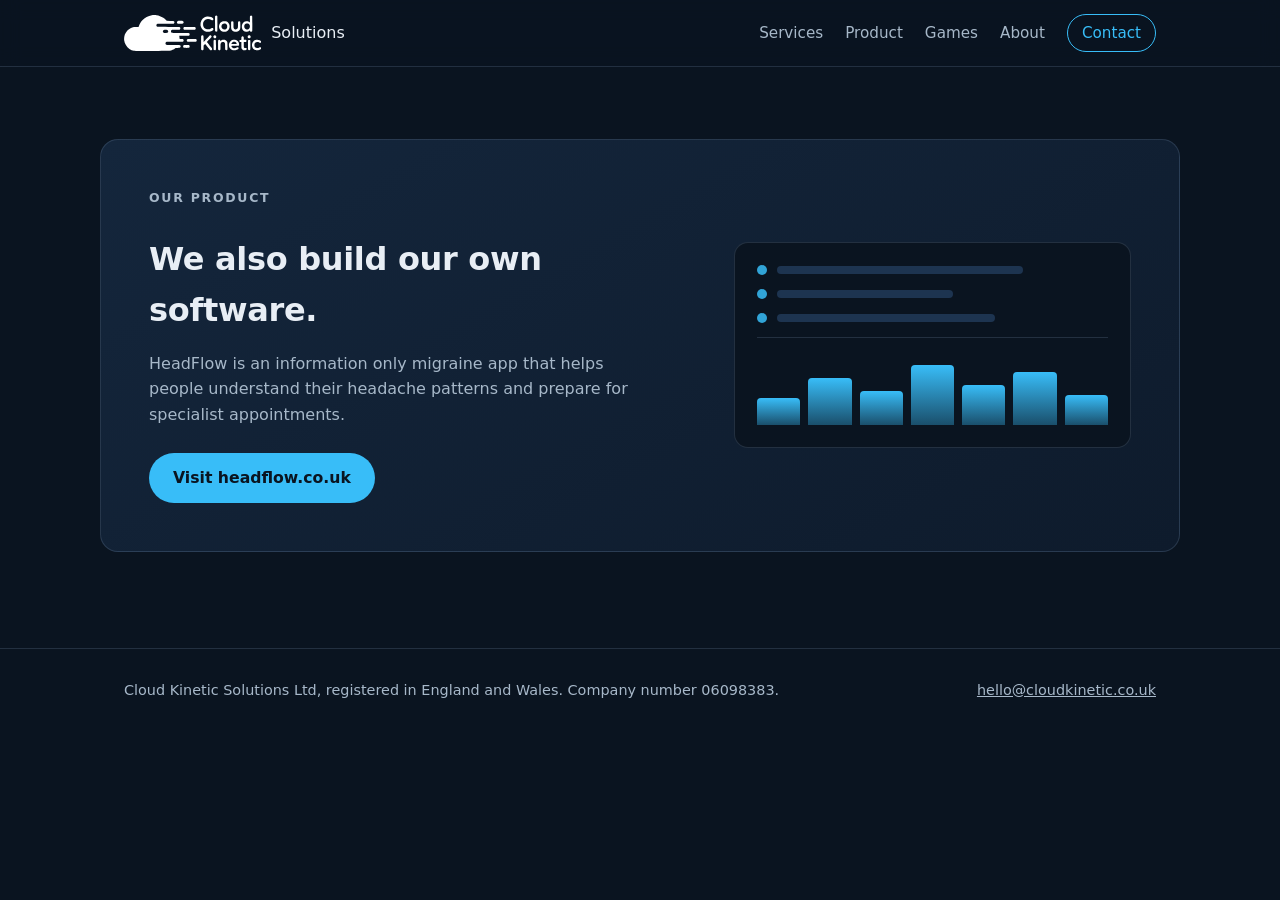
<file: src/product.html>
<!doctype html>
<html lang="en-GB">
  <head>
    <meta charset="utf-8" />
    <meta name="viewport" content="width=device-width, initial-scale=1" />
    <title>Product | Cloud Kinetic Solutions</title>
    <meta
      name="description"
      content="HeadFlow is an information only migraine app that helps people understand their headache patterns and prepare for specialist appointments."
    />
    <link rel="canonical" href="https://cloudkinetic.co.uk/product.html" />
    <meta property="og:title" content="Cloud Kinetic Solutions" />
    <meta
      property="og:description"
      content="Secure, auditable systems for government and regulated organisations."
    />
    <meta property="og:type" content="website" />
    <meta property="og:url" content="https://cloudkinetic.co.uk/" />
    <link rel="icon" type="image/svg+xml" href="/favicon.svg" />
    <link rel="stylesheet" href="styles.css" />
  </head>
  <body>
    <a class="skip" href="#main">Skip to content</a>

    <header class="site-header">
      <div class="container header-inner">
        <a class="brand" href="/" aria-label="Cloud Kinetic Solutions home">
          <svg class="brand-logo" viewBox="0 0 1639 430" aria-hidden="true" focusable="false"><g transform="translate(0,430) scale(0.1,-0.1)" fill="currentColor"><path d="M3325 4274 c-433 -67 -848 -285 -1132 -594 -193 -211 -320 -425 -414 -698 l-42 -123 -81 8 c-137 14 -372 8 -467 -10 -581 -114 -1030 -562 -1154 -1152 -22 -106 -30 -318 -17 -436 48 -403 290 -794 632 -1020 160 -106 346 -182 536 -219 103 -20 139 -20 2132 -22 1867 -1 2034 0 2119 15 266 50 503 156 684 309 l45 38 220 0 c254 1 297 10 346 71 50 62 50 161 1 220 -55 64 -21 62 -869 64 -751 2 -772 2 -810 22 -22 11 -52 39 -69 62 -59 83 -27 208 65 257 l45 24 940 0 940 0 51 24 c102 48 133 172 63 260 -42 54 -70 61 -258 66 l-174 5 -7 25 c-9 29 -27 164 -36 268 l-7 72 549 0 550 0 44 23 c111 56 131 192 40 278 -21 20 -52 39 -70 43 -18 3 -467 6 -999 6 -916 0 -968 1 -1006 19 -139 63 -148 241 -16 319 l46 27 435 5 c388 4 438 7 467 22 63 35 100 114 87 184 -8 46 -57 102 -109 125 -38 18 -104 19 -1323 19 -1135 0 -1287 2 -1320 15 -73 31 -114 89 -115 165 -1 65 29 118 88 155 l48 30 956 5 c682 4 963 8 981 16 88 40 118 178 56 258 -55 72 -45 71 -491 74 l-400 3 -90 93 c-110 114 -189 179 -321 266 -259 171 -516 271 -807 314 -134 20 -435 20 -562 0z m1818 -1755 c43 -12 101 -59 123 -100 18 -36 18 -122 0 -157 -18 -34 -51 -65 -93 -86 -26 -13 -66 -16 -209 -16 -160 0 -182 2 -221 21 -62 30 -95 78 -101 144 -7 91 46 168 134 195 42 12 322 12 367 -1z M6457 3589 c-53 -12 -84 -36 -112 -84 -48 -82 -22 -182 60 -231 l47 -27 274 1 c267 1 276 1 317 24 79 43 110 153 64 232 -28 50 -64 76 -118 87 -58 11 -483 10 -532 -2z M7183 717 c-72 -15 -123 -84 -123 -167 0 -84 43 -141 124 -165 61 -18 437 -21 517 -4 170 37 197 248 42 325 -34 17 -64 19 -280 19 -133 0 -259 -4 -280 -8z M7207 2865 c-125 -44 -157 -197 -61 -287 16 -15 42 -32 57 -37 19 -7 228 -11 627 -11 682 0 656 -3 710 78 62 93 29 205 -75 253 -37 17 -77 19 -630 18 -474 0 -598 -3 -628 -14z M7580 1417 c-118 -62 -116 -236 4 -300 40 -22 48 -22 488 -25 299 -2 461 1 488 8 52 14 106 62 121 107 15 47 5 126 -21 162 -11 16 -40 39 -63 50 -42 20 -57 21 -509 21 l-465 0 -43 -23z M9940 4110 c-217 -26 -416 -121 -555 -265 -110 -114 -188 -262 -225 -431 -25 -112 -27 -337 -5 -432 42 -176 124 -322 252 -443 110 -105 200 -157 358 -205 85 -27 101 -28 280 -28 169 -1 199 2 270 22 123 36 241 98 308 162 55 54 57 58 57 108 0 94 -52 153 -135 154 -37 1 -57 -7 -113 -44 -104 -70 -114 -75 -193 -99 -60 -19 -97 -23 -199 -24 -113 0 -132 3 -203 29 -151 55 -251 139 -316 266 -55 106 -74 192 -74 325 0 184 41 303 145 419 115 130 247 194 413 203 156 9 292 -33 438 -133 47 -33 57 -36 105 -32 114 10 165 121 101 224 -28 46 -146 124 -247 162 -136 53 -327 78 -462 62z M9291 1852 c-19 -9 -44 -30 -55 -45 -21 -28 -21 -38 -24 -805 -2 -513 0 -789 7 -812 17 -58 61 -93 123 -97 61 -5 110 16 142 60 20 27 21 44 24 265 l3 236 86 93 c47 51 90 93 97 93 7 0 84 -91 172 -202 87 -111 209 -265 271 -343 147 -186 168 -205 236 -205 91 0 157 62 157 146 0 49 -15 73 -152 240 -182 223 -468 586 -468 593 0 9 101 121 235 261 257 267 325 353 325 410 0 43 -38 97 -80 114 -93 37 -130 15 -322 -187 -84 -88 -243 -255 -353 -370 l-200 -209 -5 343 c-6 390 -6 393 -80 423 -52 21 -96 20 -139 -2z M10770 1859 c-65 -27 -100 -85 -100 -164 0 -84 35 -137 112 -170 75 -31 146 -16 199 42 72 78 60 203 -26 269 -30 23 -49 29 -99 31 -33 2 -72 -2 -86 -8z M10770 1317 c-13 -7 -35 -28 -47 -46 l-23 -34 0 -524 c0 -571 -1 -560 57 -599 20 -13 47 -18 91 -19 60 0 65 2 97 36 26 29 35 49 40 90 3 30 5 270 3 534 -3 524 -3 520 -62 559 -30 19 -120 21 -156 3z M10951 4212 c-19 -9 -44 -30 -55 -45 -21 -28 -21 -34 -21 -895 0 -959 -4 -906 65 -946 39 -23 122 -26 159 -7 12 7 31 27 41 44 19 31 20 58 20 902 0 845 -1 871 -20 902 -37 61 -120 81 -189 45z M11794 1335 c-80 -17 -148 -53 -212 -110 l-51 -46 -6 28 c-13 57 -29 86 -59 104 -40 24 -127 25 -167 2 -59 -35 -59 -31 -59 -605 0 -500 1 -524 20 -555 23 -39 46 -51 103 -59 62 -9 128 21 150 69 15 30 17 75 17 339 0 239 3 316 15 362 29 112 100 182 212 211 128 33 254 -28 300 -145 14 -39 18 -96 22 -400 5 -322 8 -359 24 -384 50 -76 183 -72 241 7 20 28 21 40 21 415 0 424 -4 457 -62 565 -91 166 -297 248 -509 202z M11817 3555 c-171 -47 -320 -170 -396 -328 -70 -143 -88 -288 -55 -445 42 -204 191 -378 386 -450 32 -12 98 -27 148 -33 452 -58 792 312 705 767 -26 138 -124 299 -233 386 -47 38 -146 85 -212 103 -69 18 -276 18 -343 0z m331 -290 c66 -36 116 -91 151 -164 23 -50 26 -68 26 -166 0 -104 -2 -114 -32 -176 -62 -126 -165 -189 -308 -189 -171 0 -287 90 -329 256 -41 158 7 311 126 407 60 48 130 68 228 64 71 -2 94 -8 138 -32z M13025 1336 c-123 -27 -216 -78 -303 -164 -76 -75 -113 -134 -153 -240 -30 -81 -32 -96 -33 -217 -1 -112 2 -140 23 -204 48 -147 172 -293 303 -358 121 -61 158 -68 333 -68 179 0 235 12 365 81 96 50 122 81 128 149 4 52 3 56 -31 90 -48 48 -104 49 -196 1 -103 -53 -155 -67 -252 -67 -175 -1 -291 57 -350 176 -53 108 -87 99 396 105 303 4 426 8 441 17 42 24 57 77 51 182 -5 104 -35 199 -81 268 -72 106 -193 199 -305 234 -84 26 -251 34 -336 15z m292 -272 c63 -31 113 -92 134 -164 22 -73 34 -70 -298 -70 -164 0 -304 4 -312 9 -31 20 61 166 133 210 93 58 244 64 343 15z M12874 3546 c-17 -8 -42 -29 -55 -47 l-24 -34 0 -365 c0 -390 3 -423 52 -527 49 -105 169 -208 288 -247 122 -39 323 -36 437 7 128 49 218 128 274 243 48 98 53 150 54 527 0 384 -3 402 -61 432 -40 21 -117 19 -156 -5 -60 -36 -61 -44 -66 -405 -4 -356 -6 -372 -60 -451 -44 -66 -107 -98 -204 -103 -63 -3 -81 0 -127 23 -65 32 -103 78 -127 158 -17 53 -19 96 -19 381 0 287 -2 326 -18 357 -30 61 -116 87 -188 56z M14101 1732 c-69 -35 -76 -54 -79 -236 l-3 -163 -72 -5 c-40 -3 -85 -11 -100 -19 -54 -25 -72 -103 -42 -175 18 -45 63 -64 149 -64 l65 0 3 -362 c3 -351 4 -365 26 -419 30 -76 87 -138 158 -174 56 -29 65 -30 189 -30 120 0 135 2 180 25 87 45 114 147 56 212 l-29 33 -110 0 c-96 0 -113 3 -132 20 -47 42 -50 65 -50 390 l0 305 110 0 c123 0 166 13 194 60 20 35 21 102 0 141 -23 46 -67 59 -194 59 l-110 0 0 163 c0 143 -2 166 -20 194 -37 61 -120 81 -189 45z M15135 4220 c-37 -11 -73 -44 -86 -77 -5 -13 -9 -181 -9 -375 l0 -351 -32 27 c-119 96 -187 120 -343 121 -149 0 -206 -16 -312 -88 -124 -84 -219 -221 -258 -372 -24 -90 -22 -280 4 -378 64 -244 237 -393 492 -427 147 -19 296 25 398 116 27 24 52 44 55 44 3 0 6 -14 6 -31 0 -72 57 -119 143 -119 67 0 111 30 127 88 8 25 10 305 8 887 -3 793 -4 853 -21 878 -35 54 -106 77 -172 57z m-327 -935 c97 -29 193 -130 220 -231 27 -102 10 -240 -43 -329 -79 -135 -255 -192 -411 -134 -74 28 -127 77 -164 153 -91 187 -39 411 118 508 76 47 188 60 280 33z M14860 1850 c-70 -42 -103 -126 -81 -207 36 -134 202 -177 309 -80 31 29 54 112 43 159 -12 50 -40 96 -74 122 -41 31 -150 34 -197 6z M14885 1321 c-11 -5 -31 -21 -45 -36 l-25 -27 -3 -526 c-2 -487 -1 -530 15 -561 27 -53 63 -74 127 -75 64 0 101 21 128 75 16 31 18 78 18 537 0 543 0 542 -54 591 -20 19 -39 25 -84 28 -31 1 -66 -1 -77 -6z M15802 1339 c-126 -21 -277 -101 -358 -190 -184 -203 -214 -550 -68 -790 65 -107 188 -202 326 -251 55 -19 83 -22 213 -22 137 0 157 3 230 28 94 32 180 87 212 135 41 61 26 157 -31 195 -44 28 -101 21 -170 -22 -93 -59 -152 -75 -255 -70 -107 6 -167 32 -233 100 -67 69 -92 151 -86 286 5 116 25 168 93 241 62 66 126 93 237 99 103 5 144 -6 237 -67 49 -31 74 -41 106 -41 98 0 157 112 105 198 -29 47 -65 76 -145 117 -116 58 -267 78 -413 54z"/></g></svg><span class="brand-tag">Solutions</span>
        </a>
        <nav class="site-nav" aria-label="Primary">
          <a href="/services.html">Services</a>
          <a href="/product.html" aria-current="page">Product</a>
          <a href="/rockfall/">Games</a>
          <a href="/about.html">About</a>
          <a class="nav-cta" href="/contact.html">Contact</a>
        </nav>
      </div>
    </header>

    <main id="main" class="page-main">
      <section class="product page-first">
        <div class="container product-inner">
          <div class="product-copy">
            <p class="kicker">Our product</p>
            <h2>We also build our own software.</h2>
            <p>
              HeadFlow is an information only migraine app that helps people understand their
              headache patterns and prepare for specialist appointments.
            </p>
            <a class="button primary" href="https://headflow.co.uk" rel="noopener">
              Visit headflow.co.uk
            </a>
          </div>
          <div class="product-panel" aria-hidden="true">
            <div class="panel-row"><span class="dot"></span><span class="bar w70"></span></div>
            <div class="panel-row"><span class="dot"></span><span class="bar w50"></span></div>
            <div class="panel-row"><span class="dot"></span><span class="bar w62"></span></div>
            <div class="panel-chart">
              <span style="height: 34%"></span><span style="height: 58%"></span>
              <span style="height: 42%"></span><span style="height: 74%"></span>
              <span style="height: 50%"></span><span style="height: 66%"></span>
              <span style="height: 38%"></span>
            </div>
          </div>
        </div>
      </section>
    </main>

    <footer class="site-footer">
      <div class="container footer-inner">
        <p>
          Cloud Kinetic Solutions Ltd, registered in England and Wales. Company number
          06098383.
        </p>
        <p>
          <a href="mailto:hello@cloudkinetic.co.uk">hello@cloudkinetic.co.uk</a>
        </p>
      </div>
    </footer>
  </body>
</html>
</file>
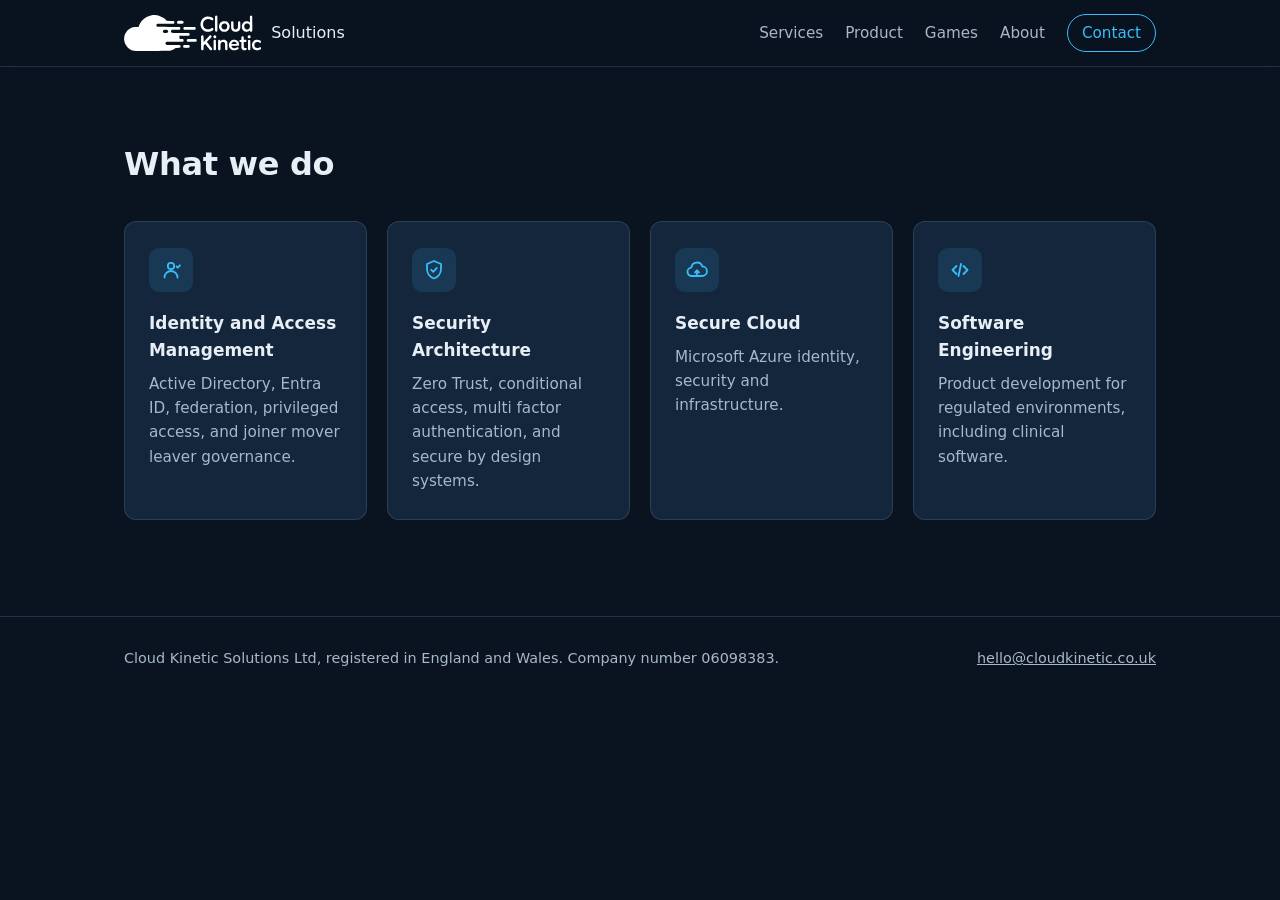
<file: src/services.html>
<!doctype html>
<html lang="en-GB">
  <head>
    <meta charset="utf-8" />
    <meta name="viewport" content="width=device-width, initial-scale=1" />
    <title>Services | Cloud Kinetic Solutions</title>
    <meta
      name="description"
      content="Identity and access management, security architecture, secure cloud and software engineering for regulated environments."
    />
    <link rel="canonical" href="https://cloudkinetic.co.uk/services.html" />
    <meta property="og:title" content="Cloud Kinetic Solutions" />
    <meta
      property="og:description"
      content="Secure, auditable systems for government and regulated organisations."
    />
    <meta property="og:type" content="website" />
    <meta property="og:url" content="https://cloudkinetic.co.uk/" />
    <link rel="icon" type="image/svg+xml" href="/favicon.svg" />
    <link rel="stylesheet" href="styles.css" />
  </head>
  <body>
    <a class="skip" href="#main">Skip to content</a>

    <header class="site-header">
      <div class="container header-inner">
        <a class="brand" href="/" aria-label="Cloud Kinetic Solutions home">
          <svg class="brand-logo" viewBox="0 0 1639 430" aria-hidden="true" focusable="false"><g transform="translate(0,430) scale(0.1,-0.1)" fill="currentColor"><path d="M3325 4274 c-433 -67 -848 -285 -1132 -594 -193 -211 -320 -425 -414 -698 l-42 -123 -81 8 c-137 14 -372 8 -467 -10 -581 -114 -1030 -562 -1154 -1152 -22 -106 -30 -318 -17 -436 48 -403 290 -794 632 -1020 160 -106 346 -182 536 -219 103 -20 139 -20 2132 -22 1867 -1 2034 0 2119 15 266 50 503 156 684 309 l45 38 220 0 c254 1 297 10 346 71 50 62 50 161 1 220 -55 64 -21 62 -869 64 -751 2 -772 2 -810 22 -22 11 -52 39 -69 62 -59 83 -27 208 65 257 l45 24 940 0 940 0 51 24 c102 48 133 172 63 260 -42 54 -70 61 -258 66 l-174 5 -7 25 c-9 29 -27 164 -36 268 l-7 72 549 0 550 0 44 23 c111 56 131 192 40 278 -21 20 -52 39 -70 43 -18 3 -467 6 -999 6 -916 0 -968 1 -1006 19 -139 63 -148 241 -16 319 l46 27 435 5 c388 4 438 7 467 22 63 35 100 114 87 184 -8 46 -57 102 -109 125 -38 18 -104 19 -1323 19 -1135 0 -1287 2 -1320 15 -73 31 -114 89 -115 165 -1 65 29 118 88 155 l48 30 956 5 c682 4 963 8 981 16 88 40 118 178 56 258 -55 72 -45 71 -491 74 l-400 3 -90 93 c-110 114 -189 179 -321 266 -259 171 -516 271 -807 314 -134 20 -435 20 -562 0z m1818 -1755 c43 -12 101 -59 123 -100 18 -36 18 -122 0 -157 -18 -34 -51 -65 -93 -86 -26 -13 -66 -16 -209 -16 -160 0 -182 2 -221 21 -62 30 -95 78 -101 144 -7 91 46 168 134 195 42 12 322 12 367 -1z M6457 3589 c-53 -12 -84 -36 -112 -84 -48 -82 -22 -182 60 -231 l47 -27 274 1 c267 1 276 1 317 24 79 43 110 153 64 232 -28 50 -64 76 -118 87 -58 11 -483 10 -532 -2z M7183 717 c-72 -15 -123 -84 -123 -167 0 -84 43 -141 124 -165 61 -18 437 -21 517 -4 170 37 197 248 42 325 -34 17 -64 19 -280 19 -133 0 -259 -4 -280 -8z M7207 2865 c-125 -44 -157 -197 -61 -287 16 -15 42 -32 57 -37 19 -7 228 -11 627 -11 682 0 656 -3 710 78 62 93 29 205 -75 253 -37 17 -77 19 -630 18 -474 0 -598 -3 -628 -14z M7580 1417 c-118 -62 -116 -236 4 -300 40 -22 48 -22 488 -25 299 -2 461 1 488 8 52 14 106 62 121 107 15 47 5 126 -21 162 -11 16 -40 39 -63 50 -42 20 -57 21 -509 21 l-465 0 -43 -23z M9940 4110 c-217 -26 -416 -121 -555 -265 -110 -114 -188 -262 -225 -431 -25 -112 -27 -337 -5 -432 42 -176 124 -322 252 -443 110 -105 200 -157 358 -205 85 -27 101 -28 280 -28 169 -1 199 2 270 22 123 36 241 98 308 162 55 54 57 58 57 108 0 94 -52 153 -135 154 -37 1 -57 -7 -113 -44 -104 -70 -114 -75 -193 -99 -60 -19 -97 -23 -199 -24 -113 0 -132 3 -203 29 -151 55 -251 139 -316 266 -55 106 -74 192 -74 325 0 184 41 303 145 419 115 130 247 194 413 203 156 9 292 -33 438 -133 47 -33 57 -36 105 -32 114 10 165 121 101 224 -28 46 -146 124 -247 162 -136 53 -327 78 -462 62z M9291 1852 c-19 -9 -44 -30 -55 -45 -21 -28 -21 -38 -24 -805 -2 -513 0 -789 7 -812 17 -58 61 -93 123 -97 61 -5 110 16 142 60 20 27 21 44 24 265 l3 236 86 93 c47 51 90 93 97 93 7 0 84 -91 172 -202 87 -111 209 -265 271 -343 147 -186 168 -205 236 -205 91 0 157 62 157 146 0 49 -15 73 -152 240 -182 223 -468 586 -468 593 0 9 101 121 235 261 257 267 325 353 325 410 0 43 -38 97 -80 114 -93 37 -130 15 -322 -187 -84 -88 -243 -255 -353 -370 l-200 -209 -5 343 c-6 390 -6 393 -80 423 -52 21 -96 20 -139 -2z M10770 1859 c-65 -27 -100 -85 -100 -164 0 -84 35 -137 112 -170 75 -31 146 -16 199 42 72 78 60 203 -26 269 -30 23 -49 29 -99 31 -33 2 -72 -2 -86 -8z M10770 1317 c-13 -7 -35 -28 -47 -46 l-23 -34 0 -524 c0 -571 -1 -560 57 -599 20 -13 47 -18 91 -19 60 0 65 2 97 36 26 29 35 49 40 90 3 30 5 270 3 534 -3 524 -3 520 -62 559 -30 19 -120 21 -156 3z M10951 4212 c-19 -9 -44 -30 -55 -45 -21 -28 -21 -34 -21 -895 0 -959 -4 -906 65 -946 39 -23 122 -26 159 -7 12 7 31 27 41 44 19 31 20 58 20 902 0 845 -1 871 -20 902 -37 61 -120 81 -189 45z M11794 1335 c-80 -17 -148 -53 -212 -110 l-51 -46 -6 28 c-13 57 -29 86 -59 104 -40 24 -127 25 -167 2 -59 -35 -59 -31 -59 -605 0 -500 1 -524 20 -555 23 -39 46 -51 103 -59 62 -9 128 21 150 69 15 30 17 75 17 339 0 239 3 316 15 362 29 112 100 182 212 211 128 33 254 -28 300 -145 14 -39 18 -96 22 -400 5 -322 8 -359 24 -384 50 -76 183 -72 241 7 20 28 21 40 21 415 0 424 -4 457 -62 565 -91 166 -297 248 -509 202z M11817 3555 c-171 -47 -320 -170 -396 -328 -70 -143 -88 -288 -55 -445 42 -204 191 -378 386 -450 32 -12 98 -27 148 -33 452 -58 792 312 705 767 -26 138 -124 299 -233 386 -47 38 -146 85 -212 103 -69 18 -276 18 -343 0z m331 -290 c66 -36 116 -91 151 -164 23 -50 26 -68 26 -166 0 -104 -2 -114 -32 -176 -62 -126 -165 -189 -308 -189 -171 0 -287 90 -329 256 -41 158 7 311 126 407 60 48 130 68 228 64 71 -2 94 -8 138 -32z M13025 1336 c-123 -27 -216 -78 -303 -164 -76 -75 -113 -134 -153 -240 -30 -81 -32 -96 -33 -217 -1 -112 2 -140 23 -204 48 -147 172 -293 303 -358 121 -61 158 -68 333 -68 179 0 235 12 365 81 96 50 122 81 128 149 4 52 3 56 -31 90 -48 48 -104 49 -196 1 -103 -53 -155 -67 -252 -67 -175 -1 -291 57 -350 176 -53 108 -87 99 396 105 303 4 426 8 441 17 42 24 57 77 51 182 -5 104 -35 199 -81 268 -72 106 -193 199 -305 234 -84 26 -251 34 -336 15z m292 -272 c63 -31 113 -92 134 -164 22 -73 34 -70 -298 -70 -164 0 -304 4 -312 9 -31 20 61 166 133 210 93 58 244 64 343 15z M12874 3546 c-17 -8 -42 -29 -55 -47 l-24 -34 0 -365 c0 -390 3 -423 52 -527 49 -105 169 -208 288 -247 122 -39 323 -36 437 7 128 49 218 128 274 243 48 98 53 150 54 527 0 384 -3 402 -61 432 -40 21 -117 19 -156 -5 -60 -36 -61 -44 -66 -405 -4 -356 -6 -372 -60 -451 -44 -66 -107 -98 -204 -103 -63 -3 -81 0 -127 23 -65 32 -103 78 -127 158 -17 53 -19 96 -19 381 0 287 -2 326 -18 357 -30 61 -116 87 -188 56z M14101 1732 c-69 -35 -76 -54 -79 -236 l-3 -163 -72 -5 c-40 -3 -85 -11 -100 -19 -54 -25 -72 -103 -42 -175 18 -45 63 -64 149 -64 l65 0 3 -362 c3 -351 4 -365 26 -419 30 -76 87 -138 158 -174 56 -29 65 -30 189 -30 120 0 135 2 180 25 87 45 114 147 56 212 l-29 33 -110 0 c-96 0 -113 3 -132 20 -47 42 -50 65 -50 390 l0 305 110 0 c123 0 166 13 194 60 20 35 21 102 0 141 -23 46 -67 59 -194 59 l-110 0 0 163 c0 143 -2 166 -20 194 -37 61 -120 81 -189 45z M15135 4220 c-37 -11 -73 -44 -86 -77 -5 -13 -9 -181 -9 -375 l0 -351 -32 27 c-119 96 -187 120 -343 121 -149 0 -206 -16 -312 -88 -124 -84 -219 -221 -258 -372 -24 -90 -22 -280 4 -378 64 -244 237 -393 492 -427 147 -19 296 25 398 116 27 24 52 44 55 44 3 0 6 -14 6 -31 0 -72 57 -119 143 -119 67 0 111 30 127 88 8 25 10 305 8 887 -3 793 -4 853 -21 878 -35 54 -106 77 -172 57z m-327 -935 c97 -29 193 -130 220 -231 27 -102 10 -240 -43 -329 -79 -135 -255 -192 -411 -134 -74 28 -127 77 -164 153 -91 187 -39 411 118 508 76 47 188 60 280 33z M14860 1850 c-70 -42 -103 -126 -81 -207 36 -134 202 -177 309 -80 31 29 54 112 43 159 -12 50 -40 96 -74 122 -41 31 -150 34 -197 6z M14885 1321 c-11 -5 -31 -21 -45 -36 l-25 -27 -3 -526 c-2 -487 -1 -530 15 -561 27 -53 63 -74 127 -75 64 0 101 21 128 75 16 31 18 78 18 537 0 543 0 542 -54 591 -20 19 -39 25 -84 28 -31 1 -66 -1 -77 -6z M15802 1339 c-126 -21 -277 -101 -358 -190 -184 -203 -214 -550 -68 -790 65 -107 188 -202 326 -251 55 -19 83 -22 213 -22 137 0 157 3 230 28 94 32 180 87 212 135 41 61 26 157 -31 195 -44 28 -101 21 -170 -22 -93 -59 -152 -75 -255 -70 -107 6 -167 32 -233 100 -67 69 -92 151 -86 286 5 116 25 168 93 241 62 66 126 93 237 99 103 5 144 -6 237 -67 49 -31 74 -41 106 -41 98 0 157 112 105 198 -29 47 -65 76 -145 117 -116 58 -267 78 -413 54z"/></g></svg><span class="brand-tag">Solutions</span>
        </a>
        <nav class="site-nav" aria-label="Primary">
          <a href="/services.html" aria-current="page">Services</a>
          <a href="/product.html">Product</a>
          <a href="/rockfall/">Games</a>
          <a href="/about.html">About</a>
          <a class="nav-cta" href="/contact.html">Contact</a>
        </nav>
      </div>
    </header>

    <main id="main" class="page-main">
      <section class="services page-first">
        <div class="container">
          <h2>What we do</h2>
          <div class="card-grid">
            <article class="card">
              <div class="card-icon" aria-hidden="true">
                <svg viewBox="0 0 24 24" fill="none" stroke="currentColor" stroke-width="1.8" stroke-linecap="round" stroke-linejoin="round">
                  <circle cx="12" cy="8" r="3.2" />
                  <path d="M5.5 19.5a6.5 6.5 0 0 1 13 0" />
                  <path d="M17.5 8.5l1.2 1.2 2.3-2.4" />
                </svg>
              </div>
              <h3>Identity and Access Management</h3>
              <p>
                Active Directory, Entra ID, federation, privileged access, and joiner mover leaver
                governance.
              </p>
            </article>
            <article class="card">
              <div class="card-icon" aria-hidden="true">
                <svg viewBox="0 0 24 24" fill="none" stroke="currentColor" stroke-width="1.8" stroke-linecap="round" stroke-linejoin="round">
                  <path d="M12 3l7 3v5c0 4.4-2.9 8.2-7 9.5C7.9 19.2 5 15.4 5 11V6z" />
                  <path d="M9.2 11.8l2 2 3.6-3.9" />
                </svg>
              </div>
              <h3>Security Architecture</h3>
              <p>
                Zero Trust, conditional access, multi factor authentication, and secure by design
                systems.
              </p>
            </article>
            <article class="card">
              <div class="card-icon" aria-hidden="true">
                <svg viewBox="0 0 24 24" fill="none" stroke="currentColor" stroke-width="1.8" stroke-linecap="round" stroke-linejoin="round">
                  <path d="M7 18a4.2 4.2 0 0 1-.6-8.4 5.6 5.6 0 0 1 10.9-1.2A4.4 4.4 0 0 1 17 18z" />
                  <path d="M12 12.5v4" />
                  <path d="M10 14.5l2-2 2 2" />
                </svg>
              </div>
              <h3>Secure Cloud</h3>
              <p>Microsoft Azure identity, security and infrastructure.</p>
            </article>
            <article class="card">
              <div class="card-icon" aria-hidden="true">
                <svg viewBox="0 0 24 24" fill="none" stroke="currentColor" stroke-width="1.8" stroke-linecap="round" stroke-linejoin="round">
                  <path d="M8.5 8l-4 4 4 4" />
                  <path d="M15.5 8l4 4-4 4" />
                  <path d="M13 6l-2.5 12" />
                </svg>
              </div>
              <h3>Software Engineering</h3>
              <p>Product development for regulated environments, including clinical software.</p>
            </article>
          </div>
        </div>
      </section>
    </main>

    <footer class="site-footer">
      <div class="container footer-inner">
        <p>
          Cloud Kinetic Solutions Ltd, registered in England and Wales. Company number
          06098383.
        </p>
        <p>
          <a href="mailto:hello@cloudkinetic.co.uk">hello@cloudkinetic.co.uk</a>
        </p>
      </div>
    </footer>
  </body>
</html>
</file>
<file: src/styles.css>
/* Cloud Kinetic Solutions - corporate single page.
   Palette: deep navy base, sky accent, warm paper text. */

:root {
  --navy-950: #0a1420;
  --navy-900: #0e1b2c;
  --navy-800: #14263c;
  --navy-700: #1d3450;
  --line: rgba(148, 178, 209, 0.18);
  --text: #e8eef5;
  --muted: #a7b8c9;
  --accent: #38bdf8;
  --accent-deep: #0ea5e9;
  --paper: #f5f8fb;
  --ink: #16283c;
  --ink-muted: #4c6076;
  --radius: 12px;
  --font:
    ui-sans-serif, system-ui, -apple-system, 'Segoe UI', Roboto, 'Helvetica Neue', Arial,
    sans-serif;
}

* {
  box-sizing: border-box;
}

html {
  scroll-behavior: smooth;
}

body {
  margin: 0;
  font-family: var(--font);
  color: var(--text);
  background: var(--navy-950);
  line-height: 1.6;
  -webkit-font-smoothing: antialiased;
}

.container {
  max-width: 1080px;
  margin: 0 auto;
  padding: 0 24px;
}

.narrow {
  max-width: 760px;
}

.skip {
  position: absolute;
  left: -999px;
  top: 0;
  background: var(--accent);
  color: var(--navy-950);
  padding: 8px 16px;
  z-index: 100;
}

.skip:focus {
  left: 12px;
  top: 12px;
}

/* Header */
.site-header {
  position: sticky;
  top: 0;
  z-index: 50;
  background: rgba(10, 20, 32, 0.88);
  backdrop-filter: blur(10px);
  border-bottom: 1px solid var(--line);
}

.header-inner {
  display: flex;
  align-items: center;
  justify-content: space-between;
  padding-top: 14px;
  padding-bottom: 14px;
}

.brand {
  display: inline-flex;
  align-items: center;
  gap: 10px;
  text-decoration: none;
  color: var(--text);
}

/* The Cloud Kinetic logo (C1, chosen by Martin 11 Oct 2026), in white on the navy header. */
.brand-logo {
  display: block;
  height: 36px;
  width: auto;
  color: #ffffff;
}

.site-nav {
  display: flex;
  align-items: center;
  gap: 22px;
}

.site-nav a {
  color: var(--muted);
  text-decoration: none;
  font-size: 0.95rem;
}

.site-nav a:hover,
.site-nav a:focus-visible {
  color: var(--text);
}

.nav-cta {
  border: 1px solid var(--accent);
  color: var(--accent) !important;
  padding: 6px 14px;
  border-radius: 999px;
}

.nav-cta:hover,
.nav-cta:focus-visible {
  background: var(--accent);
  color: var(--navy-950) !important;
}

/* Hero */
.hero {
  padding: 108px 0 84px;
  background:
    radial-gradient(1100px 480px at 78% -10%, rgba(56, 189, 248, 0.16), transparent 60%),
    radial-gradient(700px 420px at 8% 110%, rgba(14, 165, 233, 0.1), transparent 65%),
    var(--navy-950);
  border-bottom: 1px solid var(--line);
}

.kicker {
  margin: 0 0 14px;
  text-transform: uppercase;
  letter-spacing: 0.14em;
  font-size: 0.78rem;
  font-weight: 600;
  color: var(--accent);
}

.hero h1 {
  margin: 0;
  font-size: clamp(2rem, 4.6vw, 3.3rem);
  line-height: 1.14;
  font-weight: 750;
  letter-spacing: -0.015em;
  max-width: 18ch;
}

.hero-sub {
  margin: 22px 0 0;
  font-size: clamp(1.05rem, 1.8vw, 1.25rem);
  color: var(--muted);
  max-width: 56ch;
}

.hero-actions {
  margin-top: 36px;
  display: flex;
  gap: 14px;
  flex-wrap: wrap;
}

.button {
  display: inline-block;
  padding: 12px 24px;
  border-radius: 999px;
  text-decoration: none;
  font-weight: 600;
  font-size: 0.98rem;
  transition:
    background 0.15s ease,
    color 0.15s ease,
    border-color 0.15s ease;
}

.button.primary {
  background: var(--accent);
  color: var(--navy-950);
}

.button.primary:hover,
.button.primary:focus-visible {
  background: var(--accent-deep);
}

.button.ghost {
  border: 1px solid var(--line);
  color: var(--text);
}

.button.ghost:hover,
.button.ghost:focus-visible {
  border-color: var(--accent);
  color: var(--accent);
}

/* Intro */
.intro {
  padding: 72px 0 8px;
}

.intro p {
  font-size: 1.16rem;
  color: var(--text);
  margin: 0;
}

/* Services */
.services {
  padding: 72px 0 24px;
}

h2 {
  font-size: clamp(1.5rem, 2.6vw, 2rem);
  margin: 0 0 30px;
  letter-spacing: -0.01em;
}

.card-grid {
  display: grid;
  grid-template-columns: repeat(auto-fit, minmax(240px, 1fr));
  gap: 20px;
}

.card {
  background: var(--navy-800);
  border: 1px solid var(--line);
  border-radius: var(--radius);
  padding: 26px 24px;
}

.card-icon {
  width: 44px;
  height: 44px;
  border-radius: 10px;
  background: rgba(56, 189, 248, 0.12);
  color: var(--accent);
  display: grid;
  place-items: center;
  margin-bottom: 18px;
}

.card-icon svg {
  width: 24px;
  height: 24px;
}

.card h3 {
  margin: 0 0 8px;
  font-size: 1.06rem;
}

.card p {
  margin: 0;
  color: var(--muted);
  font-size: 0.95rem;
}

/* Product */
.product {
  padding: 84px 0;
}

.product-inner {
  display: grid;
  grid-template-columns: 1.15fr 0.85fr;
  gap: 48px;
  align-items: center;
  background: linear-gradient(150deg, var(--navy-800), var(--navy-900));
  border: 1px solid var(--line);
  border-radius: 18px;
  padding: 48px;
}

.product-copy h2 {
  margin-bottom: 14px;
}

.product-copy p {
  color: var(--muted);
  margin: 0 0 26px;
  max-width: 48ch;
}

.product-panel {
  background: var(--navy-950);
  border: 1px solid var(--line);
  border-radius: 14px;
  padding: 22px;
  display: grid;
  gap: 14px;
}

.panel-row {
  display: flex;
  align-items: center;
  gap: 10px;
}

.dot {
  width: 10px;
  height: 10px;
  border-radius: 50%;
  background: var(--accent);
  opacity: 0.85;
}

.bar {
  height: 8px;
  border-radius: 4px;
  background: var(--navy-700);
}

.w70 {
  width: 70%;
}

.w50 {
  width: 50%;
}

.w62 {
  width: 62%;
}

.panel-chart {
  display: flex;
  align-items: flex-end;
  gap: 8px;
  height: 88px;
  padding-top: 6px;
  border-top: 1px solid var(--line);
}

.panel-chart span {
  flex: 1;
  border-radius: 4px 4px 0 0;
  background: linear-gradient(180deg, var(--accent), rgba(56, 189, 248, 0.35));
}

/* About + contact on paper */
.about {
  background: var(--paper);
  color: var(--ink);
  padding: 76px 0;
}

.about h2 {
  color: var(--ink);
}

.about p {
  color: var(--ink-muted);
  font-size: 1.1rem;
  margin: 0;
}

.contact {
  background: var(--paper);
  color: var(--ink);
  padding: 0 0 76px;
}

.contact h2 {
  color: var(--ink);
}

.contact p {
  color: var(--ink-muted);
  font-size: 1.1rem;
  margin: 0;
}

.mail {
  color: var(--accent-deep);
  font-weight: 600;
  text-decoration: none;
}

.mail:hover,
.mail:focus-visible {
  text-decoration: underline;
}

/* Footer */
.site-footer {
  border-top: 1px solid var(--line);
  padding: 30px 0;
  background: var(--navy-950);
}

.footer-inner {
  display: flex;
  justify-content: space-between;
  gap: 16px;
  flex-wrap: wrap;
  color: var(--muted);
  font-size: 0.9rem;
}

.footer-inner p {
  margin: 0;
}

.footer-inner a {
  color: var(--muted);
}

.reg-placeholder {
  color: var(--accent);
  font-weight: 600;
}

/* Responsive */
@media (max-width: 860px) {
  .product-inner {
    grid-template-columns: 1fr;
    padding: 32px 24px;
  }
}

@media (max-width: 640px) {
  .site-nav a:not(.nav-cta) {
    display: none;
  }

  .hero {
    padding: 72px 0 56px;
  }
}

/* Standalone pages */
.home-intro {
  padding: 72px 0 96px;
}

.page-first {
  padding-top: 72px;
}

.services.page-first {
  padding-bottom: 96px;
}

.product.page-first {
  padding-bottom: 96px;
}

.about.page-first {
  padding: 72px 0 110px;
  min-height: 46vh;
}

.contact.page-first {
  padding: 72px 0 110px;
  min-height: 46vh;
}

.about p + p {
  margin-top: 18px;
}
</file>
